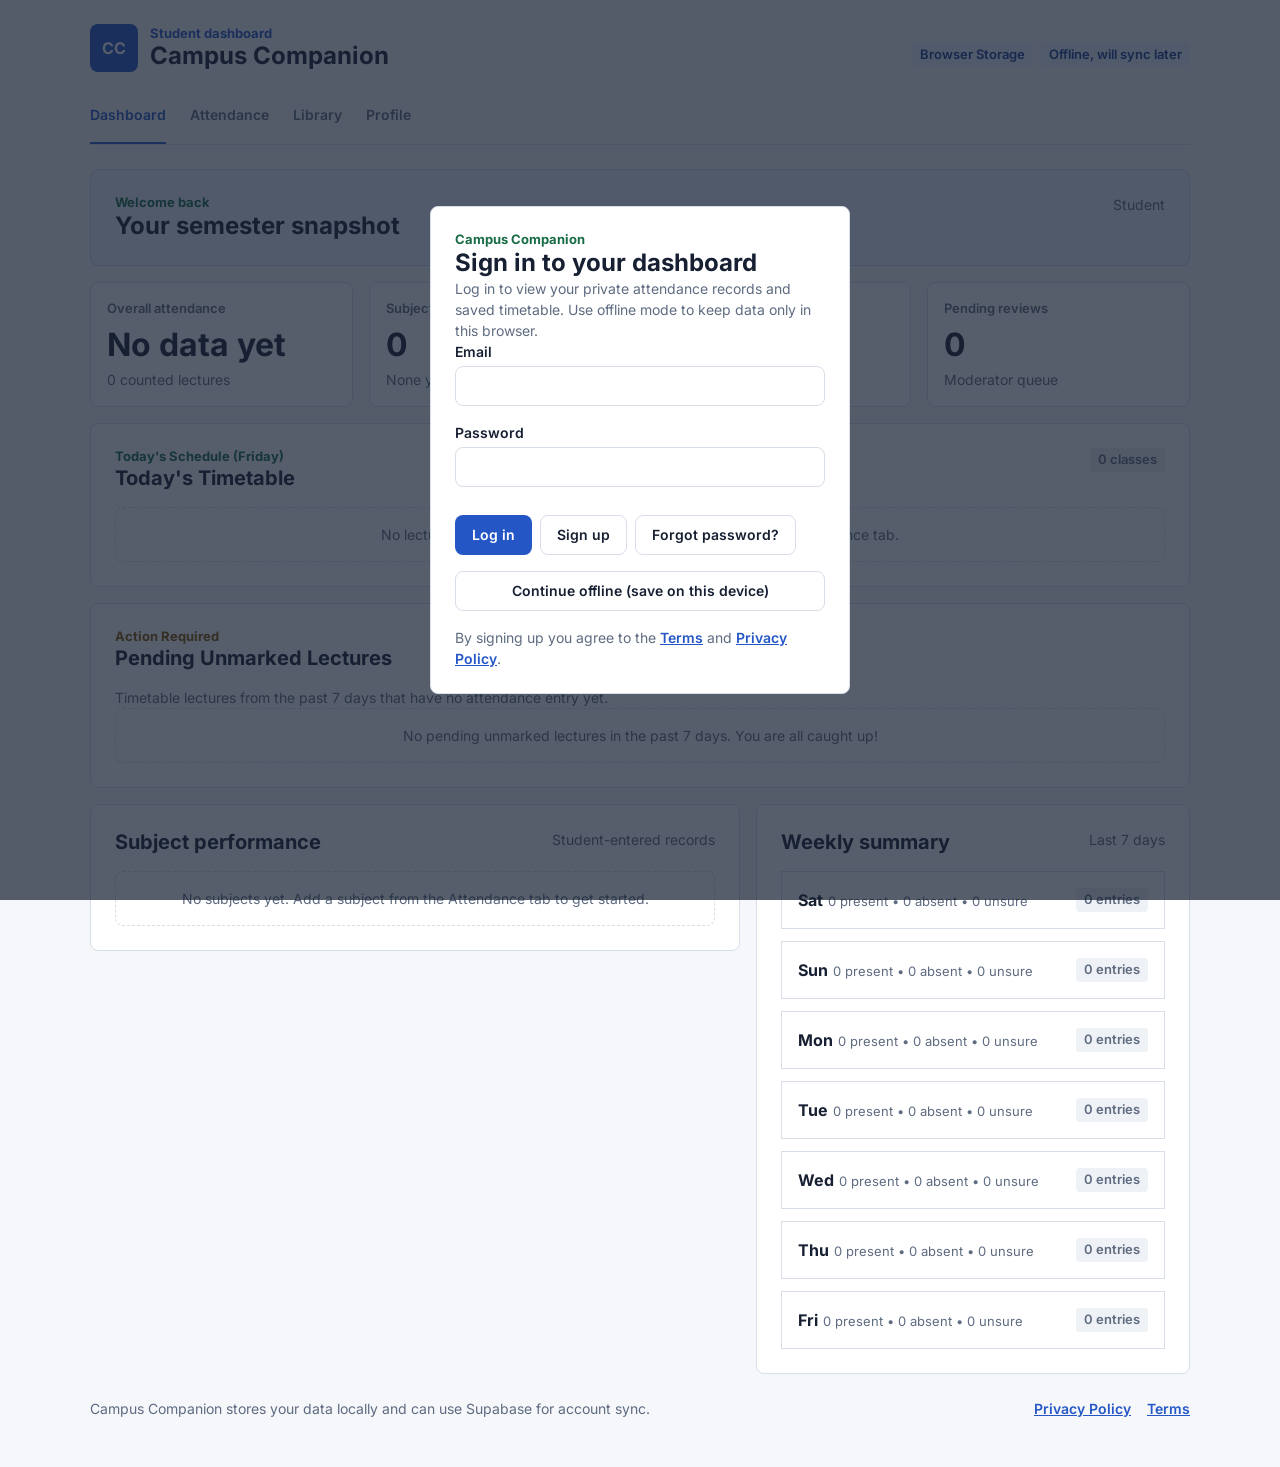
<file: index.html>
<!DOCTYPE html>
<html lang="en">
  <head>
    <meta charset="UTF-8" />
    <meta name="viewport" content="width=device-width, initial-scale=1.0" />
    <title>Campus Companion</title>
    <meta
      name="description"
      content="Campus Companion helps students track attendance and discover academic resources in one place."
    />
    <meta name="theme-color" content="#315efb" />
    <link rel="manifest" href="manifest.webmanifest" />
    <link rel="icon" href="favicon.svg" type="image/svg+xml" />
    <link rel="alternate icon" href="favicon.ico" type="image/x-icon" />
    <link rel="apple-touch-icon" href="icon-192.png" />
    <link rel="stylesheet" href="styles.css" />
  </head>
  <body>
    <section id="authScreen" class="onboarding-overlay hidden" aria-label="Account login">
      <div class="panel onboarding-card">
        <p class="eyebrow success">Campus Companion</p>
        <h2>Sign in to your dashboard</h2>
        <p class="intro-text">Log in to view your private attendance records and saved timetable. Use offline mode to keep data only in this browser.</p>
        <form id="authForm" class="onboarding-form">
          <div class="field-group">
            <label for="authEmail">Email</label>
            <input id="authEmail" name="email" type="email" autocomplete="email" required />
          </div>
          <div class="field-group">
            <label for="authPassword">Password</label>
            <input id="authPassword" name="password" type="password" autocomplete="current-password" minlength="6" />
          </div>
          <div class="button-row-wrap">
            <button type="submit" class="primary-btn" data-auth-action="login">Log in</button>
            <button type="submit" class="secondary-btn" data-auth-action="signup">Sign up</button>
            <button type="submit" class="secondary-btn" data-auth-action="forgot">Forgot password?</button>
          </div>
          <button type="button" id="continueOfflineBtn" class="action-btn secondary full-width-btn">Continue offline (save on this device)</button>
          <p id="authFeedback" class="feedback-msg hidden"></p>
          <p class="legal-consent">By signing up you agree to the <a href="terms.html">Terms</a> and <a href="privacy.html">Privacy Policy</a>.</p>
        </form>
      </div>
    </section>
    <!-- Onboarding Modal for First-Time Setup -->
    <div id="onboardingModal" class="onboarding-overlay hidden">
      <div class="panel onboarding-card">
        <div class="panel-head">
          <div>
            <p class="eyebrow success">Welcome to Campus Companion</p>
            <h2>Set up your profile</h2>
          </div>
        </div>
        <p class="intro-text">
          Enter your name, branch, semester and first subject. Then add timetable slots and mark each lecture.
        </p>

        <form id="onboardingForm" class="onboarding-form">
          <div class="field-group">
            <label for="onboardingName">Your Full Name</label>
            <input id="onboardingName" name="name" type="text" placeholder="e.g. Priya Sharma" required />
          </div>

          <div class="form-grid-2">
            <div class="field-group">
              <label for="onboardingBranch">Branch / Department</label>
              <input id="onboardingBranch" name="branch" type="text" placeholder="e.g. Computer Science" required />
            </div>
            <div class="field-group">
              <label for="onboardingSemester">Semester</label>
              <input id="onboardingSemester" name="semester" type="text" placeholder="e.g. Semester 4" required />
            </div>
          </div>

          <div class="section-divider">
            <span class="eyebrow">First Subject</span>
          </div>

          <div class="field-group">
            <label for="onboardingSubjectName">Subject Name</label>
            <input id="onboardingSubjectName" name="subjectName" type="text" placeholder="e.g. Data Structures" required />
          </div>

          <div class="form-grid-2">
            <div class="field-group">
              <label for="onboardingSubjectCode">Subject Code <span class="muted-note">(optional)</span></label>
              <input id="onboardingSubjectCode" name="subjectCode" type="text" placeholder="e.g. CS201" maxlength="20" />
            </div>
            <div class="field-group">
              <label for="onboardingSubjectTarget">Attendance Target</label>
              <select id="onboardingSubjectTarget" name="target">
                <option value="60">60%</option>
                <option value="65">65%</option>
                <option value="70">70%</option>
                <option value="75" selected>75%</option>
                <option value="80">80%</option>
                <option value="85">85%</option>
                <option value="90">90%</option>
              </select>
            </div>
          </div>

          <button type="submit" class="primary-btn full-width-btn">Get Started</button>
        </form>
      </div>
    </div>

    <div class="app-shell">
      <header class="topbar">
        <div class="brand-wrap">
          <div class="logo">CC</div>
          <div>
            <p class="eyebrow">Student dashboard</p>
            <h1>Campus Companion</h1>
          </div>
        </div>
        <div class="button-row-wrap">
          <span class="demo-pill" id="storageNoticePill">Browser Storage</span>
          <span class="demo-pill" id="syncStatus" aria-live="polite">Offline, will sync later</span>
          <button type="button" class="secondary-btn hidden" id="logoutBtn">Log out</button>
        </div>
      </header>

      <nav class="main-nav" aria-label="Main navigation">
        <button class="nav-item active" data-section="dashboard">Dashboard</button>
        <button class="nav-item" data-section="attendance">Attendance</button>
        <button class="nav-item" data-section="library">Library</button>
        <button class="nav-item" data-section="admin">Admin</button>
        <button class="nav-item" data-section="profile">Profile</button>
      </nav>

      <main class="main-content">
        <section id="dashboard" class="page active" aria-label="Dashboard">
          <div class="hero panel">
            <div>
              <p class="eyebrow success" id="dashboardGreeting">Welcome back</p>
              <h2>Your semester snapshot</h2>
            </div>
            <div class="hero-meta">
              <span id="dashboardStudentMeta">Student</span>
              <span class="badge warning hidden" id="unsureBadge"></span>
              <span class="badge warning hidden" id="pendingAlertBadge"></span>
            </div>
          </div>

          <div class="stats-grid" id="overviewMetrics"></div>

          <!-- Today's Schedule Card -->
          <div class="panel today-card" id="todayScheduleSection">
            <div class="panel-head">
              <div>
                <p class="eyebrow success" id="todayWeekdayHeader">Today's Lectures</p>
                <h3 id="todayDateTitle">Today's Timetable</h3>
              </div>
              <span class="badge neutral" id="todaySlotsCountBadge">0 classes</span>
            </div>
            <div id="todaySlotsList" class="today-slots-list"></div>
          </div>

          <!-- Pending Lectures Section -->
          <div class="panel pending-panel" id="pendingSection">
            <div class="panel-head">
              <div>
                <p class="eyebrow warning">Action Required</p>
                <h3>Pending Unmarked Lectures</h3>
              </div>
              <span class="badge warning" id="pendingCountBadge">0 pending</span>
            </div>
            <p class="disclaimer">Timetable lectures from the past 7 days that have no attendance entry yet.</p>
            <div id="pendingList" class="pending-list"></div>
          </div>

          <div class="content-grid dashboard-grid">
            <div class="panel">
              <div class="panel-head">
                <h3>Subject performance</h3>
                <span class="muted-note">Student-entered records</span>
              </div>
              <div id="subjectCards"></div>
            </div>

            <div class="panel">
              <div class="panel-head">
                <h3>Weekly summary</h3>
                <span class="muted-note">Last 7 days</span>
              </div>
              <div id="weeklySummary" class="weekly-summary"></div>
            </div>
          </div>
        </section>

        <section id="attendance" class="page" aria-label="Attendance tracker">
          <div class="panel intro-panel">
            <div>
              <p class="eyebrow success">Attendance tracker</p>
              <h2>Track your own lecture status</h2>
            </div>
            <p class="disclaimer">
              This is your self-reported attendance, not official college attendance. It is not synced with any institutional system.
            </p>
          </div>

          <div class="attendance-forms">
            <form id="subjectForm" class="panel form-panel">
              <div class="panel-head">
                <h3>Add a subject</h3>
              </div>
              <div class="field-group">
                <label for="subjectName">Subject name</label>
                <input id="subjectName" name="subjectName" type="text" placeholder="e.g. Computer Networks" required />
              </div>
              <div class="field-group">
                <label for="subjectCode">Subject code <span class="muted-note">(optional)</span></label>
                <input id="subjectCode" name="subjectCode" type="text" placeholder="e.g. CS303" maxlength="20" />
              </div>
              <div class="field-group">
                <label for="subjectTarget">Attendance target</label>
                <select id="subjectTarget" name="target">
                  <option value="60">60%</option>
                  <option value="65">65%</option>
                  <option value="70">70%</option>
                  <option value="75" selected>75%</option>
                  <option value="80">80%</option>
                  <option value="85">85%</option>
                  <option value="90">90%</option>
                </select>
              </div>
              <button type="submit" class="primary-btn">Create subject</button>
            </form>

            <form id="timetableForm" class="panel form-panel">
              <div class="panel-head">
                <h3>Add a timetable slot</h3>
              </div>
              <div class="field-group">
                <label for="timetableSubject">Subject</label>
                <select id="timetableSubject" name="subjectId" required></select>
              </div>
              <div class="field-group">
                <label for="timetableDay">Day of week</label>
                <select id="timetableDay" name="day" required>
                  <option value="monday">Monday</option>
                  <option value="tuesday">Tuesday</option>
                  <option value="wednesday">Wednesday</option>
                  <option value="thursday">Thursday</option>
                  <option value="friday">Friday</option>
                  <option value="saturday">Saturday</option>
                  <option value="sunday">Sunday</option>
                </select>
              </div>
              <div class="field-group">
                <label for="timetableTime">Time slot <span class="muted-note">(optional)</span></label>
                <input id="timetableTime" name="time" type="text" placeholder="e.g. 10:00 AM - 11:00 AM" />
              </div>
              <button type="submit" class="primary-btn">Add slot</button>
            </form>

            <form id="attendanceForm" class="panel form-panel">
              <div class="panel-head">
                <h3>Record a lecture</h3>
              </div>
              <div class="field-group">
                <label for="lectureSubject">Subject</label>
                <select id="lectureSubject" name="subjectId" required></select>
              </div>
              <div class="field-group">
                <label for="lectureDate">Lecture date</label>
                <input id="lectureDate" name="date" type="date" required />
              </div>
              <div class="field-group">
                <label for="lectureStatus">Status</label>
                <select id="lectureStatus" name="status">
                  <option value="present">Present</option>
                  <option value="absent">Absent</option>
                  <option value="unsure">Not sure</option>
                  <option value="cancelled">Cancelled</option>
                </select>
              </div>
              <div class="button-row">
                <button type="submit" class="primary-btn">Save entry</button>
                <button type="button" id="cancelEditBtn" class="secondary-btn hidden">Cancel edit</button>
              </div>
            </form>
          </div>

          <div class="content-grid attendance-grid">
            <div class="panel">
              <div class="panel-head">
                <h3>Attendance overview</h3>
              </div>
              <div id="attendanceInsights" class="insight-list"></div>
            </div>

            <div class="panel">
              <div class="panel-head">
                <h3>Recent lecture history</h3>
              </div>
              <div id="attendanceHistory" class="history-list"></div>
            </div>
          </div>
        </section>

        <section id="library" class="page" aria-label="Academic library">
          <div class="panel intro-panel">
            <div class="intro-headline-row">
              <div>
                <p class="eyebrow success">Academic library</p>
                <h2>Find course materials</h2>
              </div>
              <span class="badge success">Supabase library</span>
            </div>
            <p class="disclaimer">
              Approved PDF resources are shared by students and verified by moderators.
            </p>
          </div>

          <div class="panel filters-panel">
            <div class="filters-row">
              <div class="field-group fluid">
                <label for="librarySearch">Search</label>
                <input id="librarySearch" type="search" placeholder="Search notes, syllabus, papers..." />
              </div>
              <div class="field-group">
                <label for="branchFilter">Branch</label>
                <select id="branchFilter">
                  <option value="all">All branches</option>
                </select>
              </div>
              <div class="field-group">
                <label for="yearFilter">Year</label>
                <select id="yearFilter">
                  <option value="all">All years</option>
                </select>
              </div>
              <div class="field-group">
                <label for="semesterFilter">Semester</label>
                <select id="semesterFilter">
                  <option value="all">All semesters</option>
                </select>
              </div>
              <div class="field-group">
                <label for="typeFilter">Resource type</label>
                <select id="typeFilter">
                  <option value="all">All types</option>
                </select>
              </div>
              <div class="field-group">
                <label for="subjectFilter">Subject</label>
                <select id="subjectFilter">
                  <option value="all">All subjects</option>
                </select>
              </div>
            </div>
          </div>

          <div id="libraryStatus" class="feedback-msg hidden" role="status"></div>
          <div id="libraryGrid" class="library-grid"></div>
          <div class="attendance-forms">
            <div class="panel form-panel">
              <div class="panel-head">
                <div>
                  <p class="eyebrow success">Share a resource</p>
                  <h3>Upload a PDF</h3>
                </div>
              </div>
              <form id="resourceUploadForm" class="onboarding-form">
                <div class="form-grid-2">
                  <div class="field-group"><label for="resourceTitle">Title</label><input id="resourceTitle" name="title" required maxlength="200"></div>
                  <div class="field-group"><label for="resourceBranch">Branch</label><input id="resourceBranch" name="branch" required maxlength="80"></div>
                  <div class="field-group"><label for="resourceYear">Year</label><input id="resourceYear" name="year" required maxlength="40"></div>
                  <div class="field-group"><label for="resourceSemester">Semester</label><input id="resourceSemester" name="semester" required maxlength="40"></div>
                  <div class="field-group"><label for="resourceSubject">Subject</label><input id="resourceSubject" name="subject" required maxlength="120"></div>
                  <div class="field-group"><label for="resourceType">Type</label><select id="resourceType" name="resource_type" required><option value="syllabus">Syllabus</option><option value="pyq">Previous year question paper</option><option value="lab_manual">Lab manual</option><option value="notes">Notes</option><option value="assignment">Assignment</option></select></div>
                  <div class="field-group"><label for="resourceAcademicYear">Academic year</label><input id="resourceAcademicYear" name="academic_year" required maxlength="30"></div>
                  <div class="field-group"><label for="resourceFile">PDF file</label><input id="resourceFile" name="file" type="file" accept="application/pdf,.pdf" required></div>
                </div>
                <label class="checkbox-row"><input id="resourceRights" name="rights" type="checkbox" required> I confirm I have the right to share this and it is not confidential or paid copyrighted material.</label>
                <button type="submit" class="primary-btn">Submit for review</button>
                <p id="resourceUploadFeedback" class="feedback-msg hidden"></p>
              </form>
            </div>
            <div class="panel form-panel">
              <div class="panel-head"><h3>My uploads</h3></div>
              <div id="myUploadsList" class="admin-queue"></div>
            </div>
          </div>
        </section>

        <section id="admin" class="page" aria-label="Admin moderation">
          <div class="panel intro-panel">
            <div class="intro-headline-row">
              <div>
                <p class="eyebrow success">Moderation</p>
                <h2>Review academic uploads</h2>
              </div>
              <span class="badge success">Moderator access</span>
            </div>
            <p class="disclaimer">
              Only moderators can approve or reject files. Student uploads are not approved by the uploader themselves.
            </p>
          </div>

          <div class="admin-stats" id="adminStats"></div>
          <div id="adminQueue" class="admin-queue"></div>
        </section>

        <section id="profile" class="page" aria-label="Profile">
          <div class="panel profile-card">
            <div class="profile-header">
              <div class="avatar" id="profileAvatar">ST</div>
              <div>
                <p class="eyebrow success">Student Profile</p>
                <h2 id="profileNameDisplay">Student</h2>
              </div>
            </div>

            <div class="profile-details-view">
              <div class="profile-info-grid">
                <div>
                  <span class="label">Branch</span>
                  <strong id="profileBranchDisplay">Not set</strong>
                </div>
                <div>
                  <span class="label">Semester</span>
                  <strong id="profileSemesterDisplay">Not set</strong>
                </div>
              </div>
            </div>

            <hr class="divider" />

            <form id="profileEditForm" class="profile-edit-section">
              <div class="panel-head">
                <h3>Edit Profile Details</h3>
              </div>
              <div class="field-group">
                <label for="profileEditName">Full Name</label>
                <input id="profileEditName" name="name" type="text" required />
              </div>
              <div class="form-grid-2">
                <div class="field-group">
                  <label for="profileEditBranch">Branch / Department</label>
                  <input id="profileEditBranch" name="branch" type="text" required />
                </div>
                <div class="field-group">
                  <label for="profileEditSemester">Semester</label>
                  <input id="profileEditSemester" name="semester" type="text" required />
                </div>
              </div>
              <div class="button-row">
                <button type="submit" class="primary-btn">Save profile changes</button>
                <span id="profileFeedback" class="feedback-msg hidden">Saved!</span>
              </div>
            </form>

            <hr class="divider" />

            <div class="data-management-section">
              <div class="panel-head">
                <h3>Data & Backup</h3>
              </div>
              <p class="disclaimer">
                Your data is stored only in this browser; clearing browser data will delete it.
              </p>
              <div class="button-row-wrap">
                <button type="button" id="exportDataBtn" class="secondary-btn">Export my data</button>
                <label for="importFileInput" class="secondary-btn file-label-btn">Import data</label>
                <input type="file" id="importFileInput" accept=".json" class="hidden" />
              </div>
              <p id="dataFeedback" class="feedback-msg hidden"></p>
            </div>

            <hr class="divider" />

            <div class="danger-section">
              <div class="panel-head">
                <h3>Danger Zone</h3>
              </div>
              <p class="muted-note">Resetting removes all your profile information, tracked subjects, and lecture records permanently from this browser.</p>
              <button type="button" id="resetDataBtn" class="action-btn warn danger-btn">Reset all my data</button>
            </div>
          </div>
        </section>
      </main>
      <footer class="app-footer">
        <span>Campus Companion stores your data locally and can use Supabase for account sync.</span>
        <nav aria-label="Legal">
          <a href="privacy.html">Privacy Policy</a>
          <a href="terms.html">Terms</a>
        </nav>
      </footer>
    </div>

    <script src="vendor/supabase-2.117.3.js"></script>
    <script src="config.js"></script>
    <script src="calc.js"></script>
    <script src="library-utils.js"></script>
    <script src="app.js"></script>
    <script>
      if (window.location.protocol === 'https:' || window.location.hostname === 'localhost') {
        try {
          navigator.serviceWorker.register('sw.js');
        } catch (error) {
          console.warn('Service worker registration failed.', error);
        }
      }
    </script>
  </body>
</html>
</file>
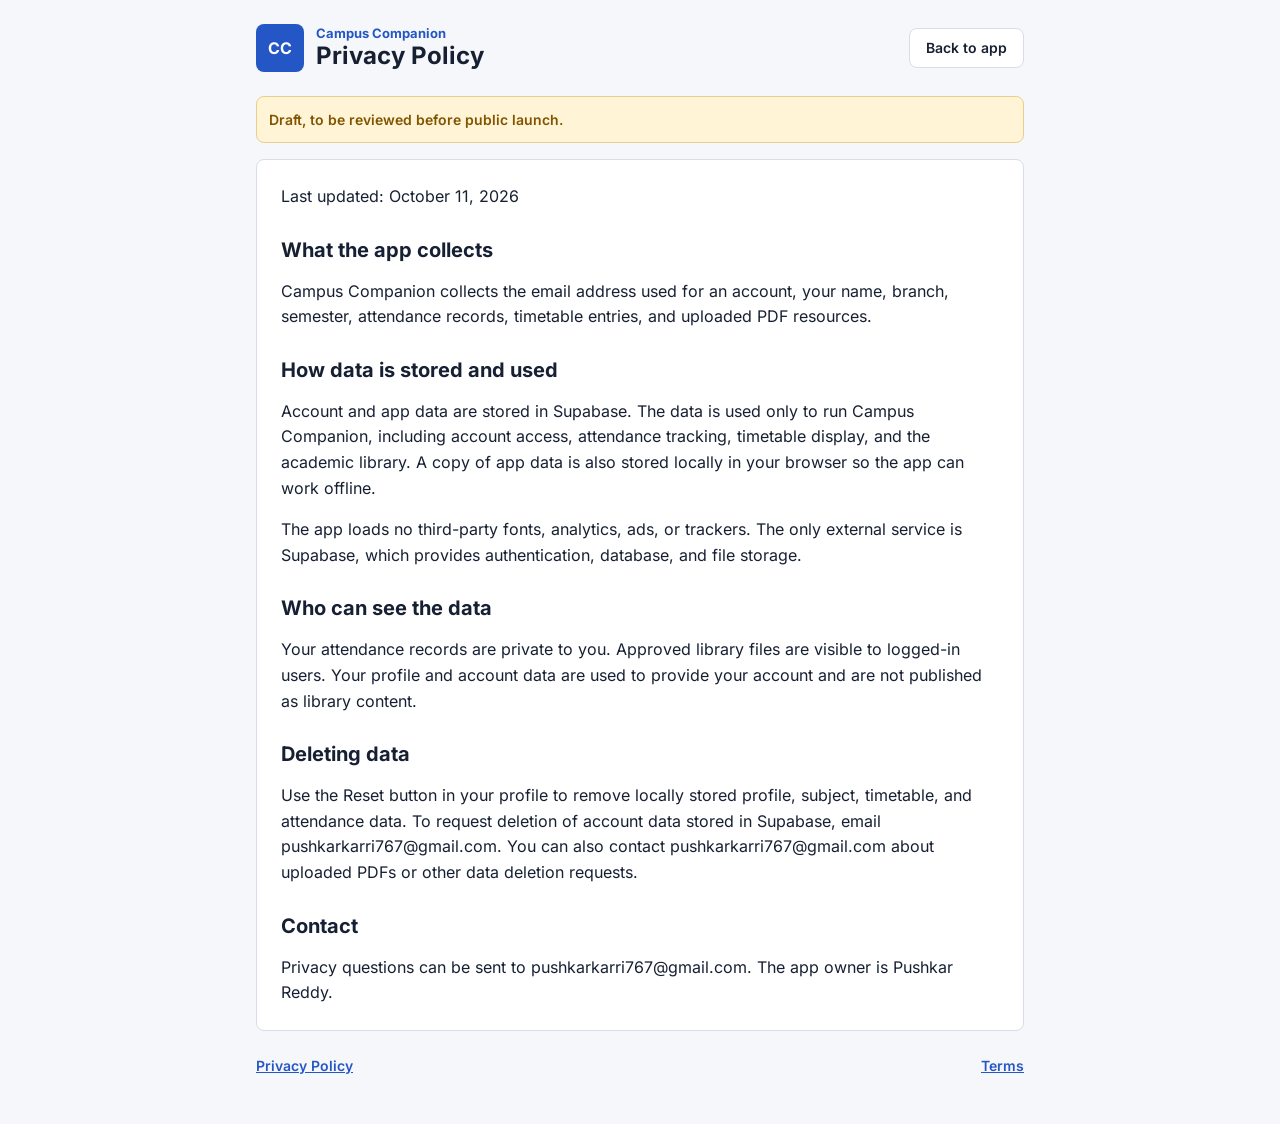
<file: privacy.html>
<!DOCTYPE html>
<html lang="en">

<head>
  <meta charset="UTF-8" />
  <meta name="viewport" content="width=device-width, initial-scale=1.0" />
  <title>Privacy Policy, Campus Companion</title>
  <meta name="description" content="Privacy Policy for Campus Companion." />
  <link rel="icon" href="favicon.svg" type="image/svg+xml" />
  <link rel="alternate icon" href="favicon.ico" type="image/x-icon" />
  <link rel="apple-touch-icon" href="icon-192.png" />
  <link rel="stylesheet" href="styles.css" />
</head>

<body>
  <main class="app-shell legal-page">
    <header class="topbar">
      <div class="brand-wrap">
        <div class="logo">CC</div>
        <div>
          <p class="eyebrow">Campus Companion</p>
          <h1>Privacy Policy</h1>
        </div>
      </div>
      <a class="secondary-btn" href="index.html">Back to app</a>
    </header>
    <p class="draft-notice">Draft, to be reviewed before public launch.</p>
    <article class="panel legal-card">
      <p>Last updated: October 11, 2026</p>
      <h2>What the app collects</h2>
      <p>Campus Companion collects the email address used for an account, your name, branch, semester, attendance
        records, timetable entries, and uploaded PDF resources.</p>
      <h2>How data is stored and used</h2>
      <p>Account and app data are stored in Supabase. The data is used only to run Campus Companion, including account
        access, attendance tracking, timetable display, and the academic library. A copy of app data is also stored
        locally in your browser so the app can work offline.</p>
      <p>The app loads no third-party fonts, analytics, ads, or trackers. The only external service is Supabase, which
        provides authentication, database, and file storage.</p>
      <h2>Who can see the data</h2>
      <p>Your attendance records are private to you. Approved library files are visible to logged-in users. Your profile
        and account data are used to provide your account and are not published as library content.</p>
      <h2>Deleting data</h2>
      <p>Use the Reset button in your profile to remove locally stored profile, subject, timetable, and attendance data.
        To request deletion of account data stored in Supabase, email pushkarkarri767@gmail.com. You can also contact
        pushkarkarri767@gmail.com about uploaded PDFs or other data deletion requests.</p>
      <h2>Contact</h2>
      <p>Privacy questions can be sent to pushkarkarri767@gmail.com. The app owner is Pushkar Reddy.</p>
    </article>
    <footer class="app-footer">
      <a href="privacy.html">Privacy Policy</a>
      <a href="terms.html">Terms</a>
    </footer>
  </main>
</body>

</html>
</file>
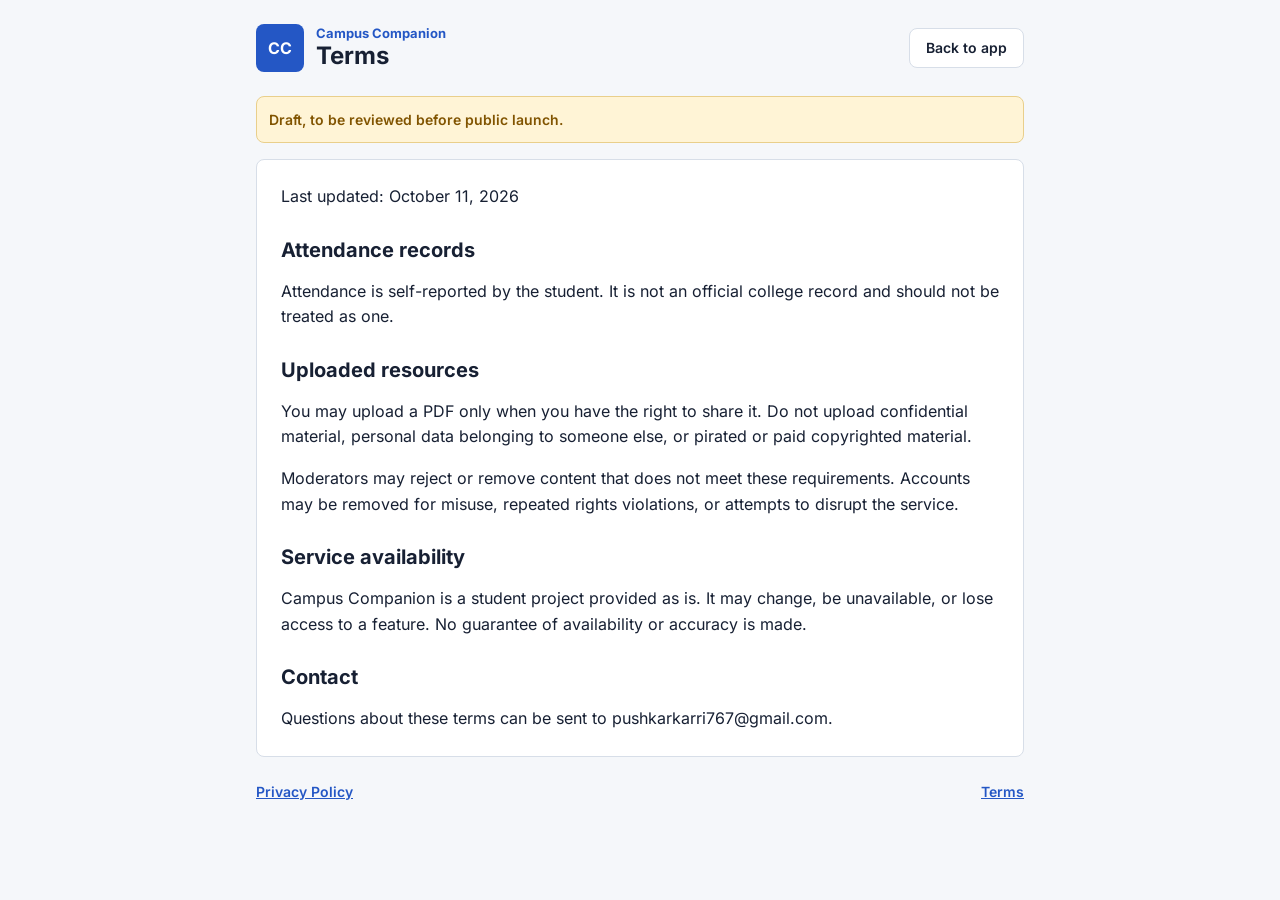
<file: terms.html>
<!DOCTYPE html>
<html lang="en">

<head>
  <meta charset="UTF-8" />
  <meta name="viewport" content="width=device-width, initial-scale=1.0" />
  <title>Terms, Campus Companion</title>
  <meta name="description" content="Terms for using Campus Companion." />
  <link rel="icon" href="favicon.svg" type="image/svg+xml" />
  <link rel="alternate icon" href="favicon.ico" type="image/x-icon" />
  <link rel="apple-touch-icon" href="icon-192.png" />
  <link rel="stylesheet" href="styles.css" />
</head>

<body>
  <main class="app-shell legal-page">
    <header class="topbar">
      <div class="brand-wrap">
        <div class="logo">CC</div>
        <div>
          <p class="eyebrow">Campus Companion</p>
          <h1>Terms</h1>
        </div>
      </div>
      <a class="secondary-btn" href="index.html">Back to app</a>
    </header>
    <p class="draft-notice">Draft, to be reviewed before public launch.</p>
    <article class="panel legal-card">
      <p>Last updated: October 11, 2026</p>
      <h2>Attendance records</h2>
      <p>Attendance is self-reported by the student. It is not an official college record and should not be treated as
        one.</p>
      <h2>Uploaded resources</h2>
      <p>You may upload a PDF only when you have the right to share it. Do not upload confidential material, personal
        data belonging to someone else, or pirated or paid copyrighted material.</p>
      <p>Moderators may reject or remove content that does not meet these requirements. Accounts may be removed for
        misuse, repeated rights violations, or attempts to disrupt the service.</p>
      <h2>Service availability</h2>
      <p>Campus Companion is a student project provided as is. It may change, be unavailable, or lose access to a
        feature. No guarantee of availability or accuracy is made.</p>
      <h2>Contact</h2>
      <p>Questions about these terms can be sent to pushkarkarri767@gmail.com.</p>
    </article>
    <footer class="app-footer">
      <a href="privacy.html">Privacy Policy</a>
      <a href="terms.html">Terms</a>
    </footer>
  </main>
</body>

</html>
</file>
<file: styles.css>
@font-face {
  font-family: "Inter";
  font-style: normal;
  font-weight: 400;
  font-display: swap;
  src: url("fonts/inter-400-latin.woff2") format("woff2");
}

@font-face {
  font-family: "Inter";
  font-style: normal;
  font-weight: 600;
  font-display: swap;
  src: url("fonts/inter-600-latin.woff2") format("woff2");
}

@font-face {
  font-family: "Inter";
  font-style: normal;
  font-weight: 700;
  font-display: swap;
  src: url("fonts/inter-700-latin.woff2") format("woff2");
}

:root {
  --space-1: 4px;
  --space-2: 8px;
  --space-3: 12px;
  --space-4: 16px;
  --space-5: 24px;
  --space-6: 32px;
  --space-7: 48px;
  --text: #172033;
  --muted: #5e6b80;
  --border: #d7dee8;
  --background: #f5f7fa;
  --surface: #ffffff;
  --brand: #2457c5;
  --brand-dark: #173d91;
  --brand-light: #e9f0ff;
  --success: #176b45;
  --success-light: #e7f5ed;
  --warning: #815400;
  --warning-light: #fff4d6;
  --danger: #a62b32;
  --danger-light: #fdebed;
  --radius: 8px;
  --tag-radius: 4px;
  --control-height: 40px;
}

* {
  box-sizing: border-box;
}

html {
  min-width: 320px;
  font-family: "Inter", system-ui, -apple-system, "Segoe UI", sans-serif;
}

body {
  margin: 0;
  background: var(--background);
  color: var(--text);
  font-family: "Inter", system-ui, -apple-system, "Segoe UI", sans-serif;
  font-size: 16px;
  line-height: 1.5;
}

button,
input,
select,
textarea {
  font: inherit;
}

option {
  font-family: inherit;
}

button,
label[for] {
  cursor: pointer;
}

button:disabled {
  cursor: not-allowed;
}

h1,
h2,
h3,
h4,
p {
  margin: 0;
}

h1 {
  font-size: 24px;
  line-height: 1.25;
  font-weight: 700;
}

h2 {
  font-size: 24px;
  line-height: 1.25;
  font-weight: 700;
}

h3 {
  font-size: 20px;
  line-height: 1.3;
  font-weight: 700;
}

h4 {
  font-size: 16px;
  line-height: 1.4;
  font-weight: 700;
}

a {
  color: var(--brand);
  font-weight: 600;
}

.app-shell {
  width: min(100% - 48px, 1100px);
  margin: 0 auto;
  padding: var(--space-5) 0 var(--space-7);
}

.topbar {
  display: flex;
  align-items: center;
  justify-content: space-between;
  gap: var(--space-4);
  margin-bottom: var(--space-5);
}

.brand-wrap,
.profile-header {
  display: flex;
  align-items: center;
  gap: var(--space-3);
}

.logo,
.avatar {
  display: grid;
  place-items: center;
  flex: 0 0 auto;
  width: 48px;
  height: 48px;
  border-radius: var(--radius);
  background: var(--brand);
  color: #fff;
  font-weight: 700;
}

.avatar {
  width: 56px;
  height: 56px;
  font-size: 20px;
}

.eyebrow {
  color: var(--brand);
  font-size: 13px;
  font-weight: 700;
  line-height: 1.3;
}

.success {
  color: var(--success);
}

.warning {
  color: var(--warning);
}

.muted-note,
.subject-meta,
.resource-meta,
.admin-item-meta,
.axis,
.slot-time,
.disclaimer,
.intro-text,
.legal-consent,
.draft-notice,
.app-footer {
  color: var(--muted);
  font-size: 14px;
}

.main-nav {
  display: flex;
  align-items: center;
  gap: var(--space-5);
  margin-bottom: var(--space-5);
  border-bottom: 1px solid var(--border);
}

.nav-item {
  min-height: 48px;
  padding: 0 0 10px;
  border: 0;
  border-bottom: 2px solid transparent;
  background: transparent;
  color: var(--muted);
  font-size: 14px;
  font-weight: 600;
  transition: color 150ms ease, border-color 150ms ease;
}

.nav-item:hover,
.nav-item.active {
  border-bottom-color: var(--brand);
  color: var(--brand);
}

.page {
  display: none;
}

.page.active {
  display: block;
}

.panel,
.resource-card,
.admin-item,
.today-slot-card,
.pending-date-group,
.insight-item,
.history-item,
.stat-card,
.admin-stat-card {
  background: var(--surface);
  border: 1px solid var(--border);
  border-radius: var(--radius);
}

.panel {
  padding: var(--space-5);
}

.hero,
.intro-panel {
  display: flex;
  align-items: flex-start;
  justify-content: space-between;
  gap: var(--space-4);
}

.hero {
  background: var(--brand-light);
  border-color: #c6d7fb;
}

.hero-meta,
.button-row,
.button-row-wrap,
.admin-actions,
.slot-status-actions,
.resource-badges {
  display: flex;
  align-items: center;
  flex-wrap: wrap;
  gap: var(--space-2);
}

.hero-meta {
  color: var(--muted);
  font-size: 14px;
}

.stats-grid,
.content-grid,
.attendance-forms,
.library-grid,
.admin-stats {
  display: grid;
  align-items: start;
  gap: var(--space-4);
  margin-top: var(--space-4);
}

.stats-grid {
  grid-template-columns: repeat(4, minmax(0, 1fr));
}

.content-grid {
  grid-template-columns: minmax(0, 1.5fr) minmax(280px, 1fr);
}

.attendance-forms {
  grid-template-columns: repeat(3, minmax(0, 1fr));
}

.library-grid {
  grid-template-columns: repeat(3, minmax(0, 1fr));
}

.admin-stats {
  grid-template-columns: repeat(2, minmax(0, 1fr));
}

.stat-card,
.admin-stat-card {
  padding: var(--space-4);
}

.stat-card .label,
.admin-stat-card .label,
.profile-info-grid .label,
.profile-details .label {
  display: block;
  color: var(--muted);
  font-size: 13px;
  font-weight: 600;
}

.stat-card .value,
.admin-stat-card .value {
  margin-top: var(--space-2);
  font-size: 32px;
  line-height: 1.2;
  font-weight: 700;
}

.axis {
  margin-top: var(--space-1);
}

.panel-head,
.today-slot-top,
.subject-top,
.admin-item-top,
.intro-headline-row {
  display: flex;
  align-items: flex-start;
  justify-content: space-between;
  gap: var(--space-3);
}

.panel-head {
  margin-bottom: var(--space-4);
}

.today-card,
.pending-panel,
.intro-panel {
  margin-top: var(--space-4);
}

.today-slots-list,
.pending-list,
.subject-cards,
.weekly-summary,
.insight-list,
.history-list,
.admin-queue {
  display: grid;
  gap: var(--space-3);
}

.subject-cards {
  grid-template-columns: repeat(3, minmax(0, 1fr));
}

.subject-card,
.summary-day,
.today-slot-card,
.pending-date-group,
.insight-item,
.history-item,
.admin-item,
.resource-card {
  padding: var(--space-4);
}

.subject-card {
  border: 1px solid var(--border);
  border-radius: var(--radius);
}

.subject-name,
.slot-subject-name {
  font-weight: 700;
}

.progress-wrap {
  display: grid;
  gap: var(--space-2);
  margin: var(--space-3) 0 var(--space-2);
}

.progress-bar {
  height: 8px;
  overflow: hidden;
  border-radius: var(--tag-radius);
  background: var(--border);
}

.progress-bar > span {
  display: block;
  height: 100%;
  border-radius: var(--tag-radius);
  background: var(--brand);
}

.progress-row,
.subject-foot,
.summary-day,
.history-item {
  display: flex;
  align-items: center;
  justify-content: space-between;
  gap: var(--space-3);
}

.progress-row,
.subject-foot,
.summary-day small,
.history-meta span {
  color: var(--muted);
  font-size: 13px;
}

.subject-foot {
  align-items: flex-start;
}

.summary-day {
  border: 1px solid var(--border);
}

.field-group {
  display: grid;
  gap: var(--space-1);
}

.field-group label,
.checkbox-row {
  font-size: 14px;
  font-weight: 600;
}

.field-group input,
.field-group select,
.field-group textarea,
input[type="file"] {
  width: 100%;
  min-height: var(--control-height);
  padding: 0 var(--space-3);
  border: 1px solid var(--border);
  border-radius: var(--radius);
  background: var(--surface);
  color: var(--text);
}

.field-group textarea {
  min-height: 96px;
  padding-top: var(--space-2);
  padding-bottom: var(--space-2);
  resize: vertical;
}

input[type="file"] {
  display: flex;
  align-items: center;
  padding: var(--space-2) var(--space-3);
}

input:focus-visible,
select:focus-visible,
textarea:focus-visible,
button:focus-visible,
.file-label-btn:focus-visible {
  outline: 2px solid var(--brand);
  outline-offset: 2px;
}

.form-panel,
.onboarding-form,
.profile-edit-section {
  display: grid;
  gap: var(--space-4);
}

.form-grid-2,
.profile-info-grid {
  display: grid;
  grid-template-columns: repeat(2, minmax(0, 1fr));
  gap: var(--space-4);
}

.filters-row {
  display: grid;
  grid-template-columns: minmax(180px, 2fr) repeat(5, minmax(110px, 1fr));
  gap: var(--space-3);
  align-items: end;
}

.button-row-wrap {
  margin-top: var(--space-3);
}

.primary-btn,
.secondary-btn,
.link-btn,
.action-btn,
.file-label-btn {
  display: inline-flex;
  align-items: center;
  justify-content: center;
  flex: 0 0 auto;
  min-height: var(--control-height);
  gap: var(--space-2);
  padding: 0 var(--space-4);
  border: 1px solid transparent;
  border-radius: var(--radius);
  background: transparent;
  font-size: 14px;
  font-weight: 600;
  line-height: 1;
  text-decoration: none;
  white-space: nowrap;
  transition: background-color 150ms ease, border-color 150ms ease, color 150ms ease;
}

.primary-btn {
  background: var(--brand);
  color: #fff;
}

.primary-btn:hover {
  background: var(--brand-dark);
}

.secondary-btn,
.action-btn.secondary,
.file-label-btn {
  border-color: var(--border);
  background: var(--surface);
  color: var(--text);
}

.secondary-btn:hover,
.action-btn.secondary:hover,
.file-label-btn:hover {
  border-color: var(--brand);
  color: var(--brand);
}

.link-btn {
  min-height: auto;
  padding: 0;
  border: 0;
  color: var(--brand);
}

.action-btn {
  border-color: var(--brand);
  color: var(--brand);
}

.action-btn:hover {
  background: var(--brand-light);
}

.action-btn.warn,
.danger-btn {
  border-color: var(--danger);
  color: var(--danger);
}

.action-btn.warn:hover,
.danger-btn:hover {
  background: var(--danger-light);
}

.primary-btn:active,
.secondary-btn:active,
.action-btn:active {
  transform: translateY(1px);
}

.primary-btn:disabled,
.secondary-btn:disabled,
.action-btn:disabled {
  opacity: .5;
}

.small-btn {
  min-height: var(--control-height);
  padding: 0 var(--space-3);
}

.quick-present {
  border-color: var(--success);
  color: var(--success);
}

.quick-absent {
  border-color: var(--danger);
  color: var(--danger);
}

.quick-present:hover,
.today-slot-card:has(.status-pill.present) .quick-present,
.pending-slot-card:has(.status-pill.present) .quick-present {
  background: var(--success);
  color: #fff;
}

.quick-absent:hover,
.today-slot-card:has(.status-pill.absent) .quick-absent,
.pending-slot-card:has(.status-pill.absent) .quick-absent {
  background: var(--danger);
  color: #fff;
}

.slot-status-actions {
  margin-top: var(--space-3);
}

.slot-status-actions .action-btn {
  flex: 1 1 120px;
}

.badge,
.status-pill,
.demo-pill {
  display: inline-flex;
  align-items: center;
  justify-content: center;
  min-height: 24px;
  padding: 0 var(--space-2);
  border-radius: var(--tag-radius);
  background: var(--brand-light);
  color: var(--brand-dark);
  font-size: 13px;
  font-weight: 600;
  line-height: 1;
  white-space: nowrap;
}

.badge.success,
.status-pill.present,
.status-pill.approved {
  background: var(--success-light);
  color: var(--success);
}

.badge.warning,
.status-pill.unsure,
.status-pill.pending {
  background: var(--warning-light);
  color: var(--warning);
}

.badge.danger,
.status-pill.absent,
.status-pill.rejected {
  background: var(--danger-light);
  color: var(--danger);
}

.status-pill.cancelled,
.status-pill.unrecorded,
.badge.neutral {
  background: #eef1f5;
  color: var(--muted);
}

.history-meta strong {
  display: block;
}

.history-meta span {
  display: block;
}

.resource-card {
  display: grid;
  align-content: start;
  gap: var(--space-2);
}

.resource-badges {
  margin-top: var(--space-2);
}

.admin-actions {
  margin-top: var(--space-2);
}

.admin-queue {
  margin-top: var(--space-4);
}

.profile-card {
  max-width: 720px;
  margin: var(--space-4) auto 0;
}

.profile-info-grid {
  margin-top: var(--space-4);
  padding: var(--space-4);
  border: 1px solid var(--border);
  border-radius: var(--radius);
}

.profile-info-grid strong {
  font-weight: 600;
}

.divider {
  margin: var(--space-5) 0;
  border: 0;
  border-top: 1px solid var(--border);
}

.checkbox-row {
  display: flex;
  align-items: flex-start;
  gap: var(--space-2);
  color: var(--muted);
}

.checkbox-row input {
  width: 20px;
  height: 20px;
  flex: 0 0 20px;
  margin: 0;
  accent-color: var(--brand);
}

.empty-state {
  padding: var(--space-4);
  border: 1px dashed var(--border);
  border-radius: var(--radius);
  color: var(--muted);
  font-size: 14px;
  text-align: center;
}

.feedback-msg {
  color: var(--success);
  font-size: 13px;
  font-weight: 600;
}

.feedback-msg.error {
  color: var(--danger);
}

.onboarding-overlay {
  position: fixed;
  inset: 0;
  z-index: 1000;
  display: grid;
  place-items: center;
  overflow-y: auto;
  padding: var(--space-4);
  background: rgba(23, 32, 51, .72);
}

.onboarding-card {
  width: min(100%, 420px);
  padding: var(--space-5);
}

.onboarding-card .full-width-btn {
  width: 100%;
}

.full-width-btn {
  width: 100%;
}

.legal-page {
  max-width: 768px;
}

.legal-card {
  display: grid;
  gap: var(--space-4);
  line-height: 1.6;
}

.legal-card h2 {
  margin-top: var(--space-3);
  font-size: 20px;
}

.draft-notice {
  margin-bottom: var(--space-4);
  padding: var(--space-3);
  border: 1px solid #e9cf8b;
  border-radius: var(--radius);
  background: var(--warning-light);
  color: var(--warning);
  font-weight: 600;
}

.app-footer {
  display: flex;
  justify-content: space-between;
  gap: var(--space-3);
  flex-wrap: wrap;
  margin-top: var(--space-5);
}

.app-footer nav {
  display: flex;
  gap: var(--space-4);
}

.hidden {
  display: none !important;
}

@media (min-width: 900px) {
  .subject-cards {
    grid-template-columns: repeat(3, minmax(0, 1fr));
  }
}

@media (min-width: 641px) and (max-width: 899px) {
  .subject-cards,
  .library-grid {
    grid-template-columns: repeat(2, minmax(0, 1fr));
  }

  .attendance-forms {
    grid-template-columns: repeat(2, minmax(0, 1fr));
  }

  .filters-row {
    grid-template-columns: repeat(3, minmax(0, 1fr));
  }
}

@media (max-width: 640px) {
  :root {
    --control-height: 44px;
  }

  body {
    padding-bottom: 72px;
  }

  .app-shell {
    width: min(100% - 32px, 1100px);
    padding-top: var(--space-4);
    padding-bottom: var(--space-5);
  }

  .topbar,
  .hero,
  .intro-panel,
  .history-item {
    align-items: flex-start;
    flex-direction: column;
  }

  .topbar .button-row-wrap {
    width: 100%;
  }

  .main-nav {
    position: fixed;
    right: 0;
    bottom: 0;
    left: 0;
    z-index: 50;
    display: grid;
    grid-template-columns: repeat(4, 1fr);
    gap: 0;
    min-height: 56px;
    margin: 0;
    padding: 0 8px env(safe-area-inset-bottom);
    border: 0;
    background: var(--surface);
    box-shadow: 0 -1px 0 var(--border);
  }

  .nav-item {
    min-height: 48px;
    padding: 0 4px;
    border-bottom: 2px solid transparent;
    font-size: 13px;
  }

  .nav-item[data-section="admin"] {
    display: none;
  }

  .stats-grid,
  .content-grid,
  .attendance-forms,
  .library-grid,
  .admin-stats,
  .subject-cards {
    grid-template-columns: 1fr;
  }

  .panel {
    padding: var(--space-4);
  }

  .form-grid-2,
  .profile-info-grid,
  .filters-row {
    grid-template-columns: 1fr;
  }

  .button-row > *,
  .onboarding-form .button-row-wrap > * {
    flex: 1 1 100%;
  }

  .full-width-btn {
    width: 100%;
  }

  .slot-status-actions .action-btn {
    flex: 1 1 calc(50% - var(--space-2));
  }

  .legal-page .topbar {
    flex-direction: row;
  }
}
</file>
